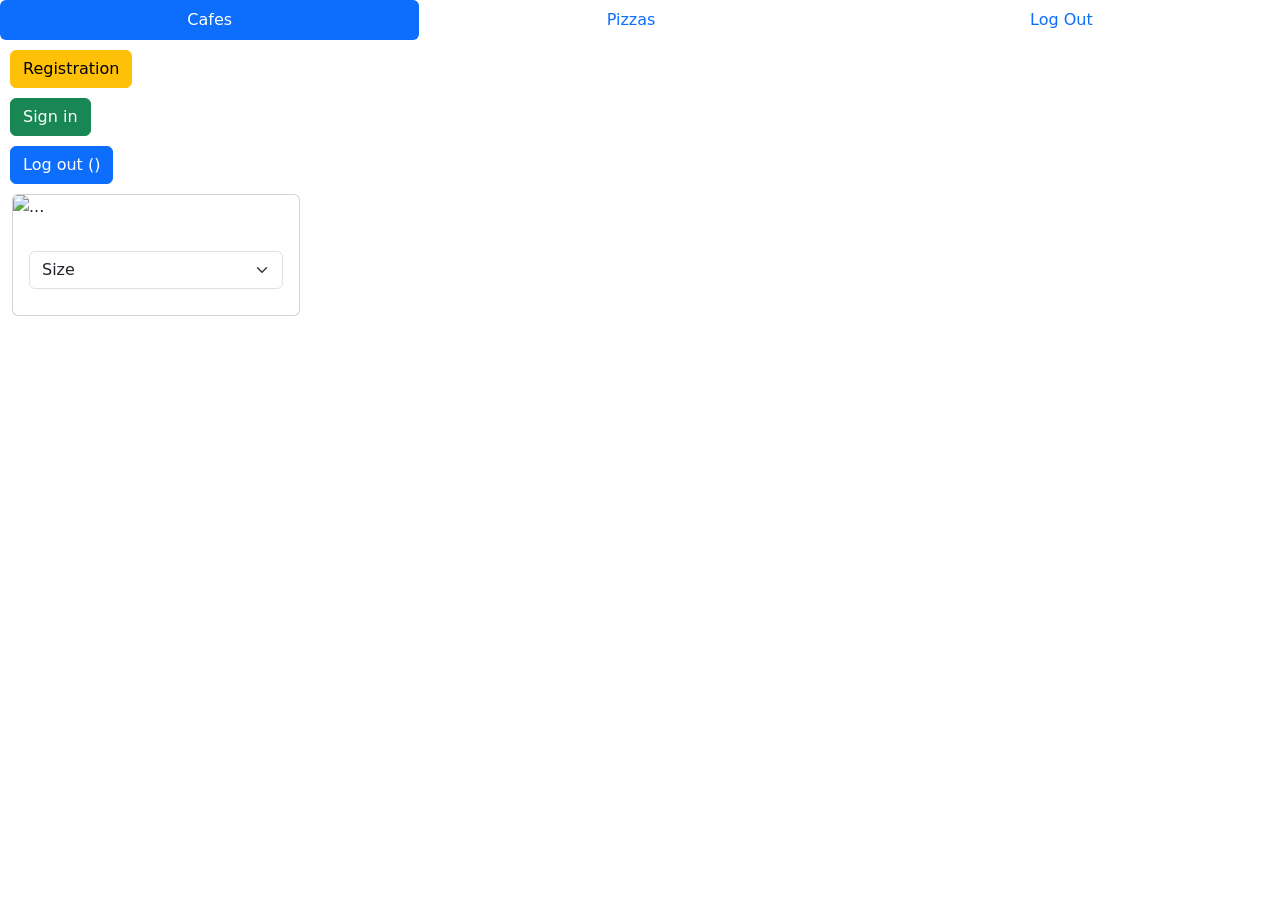
<file: src/main/resources/templates/index.html>
<!DOCTYPE html>
<html xmlns="http://www.w3.org/1999/xhtml" lang="en" xml:lang="en"
      xmlns:th="http://www.thymeleaf.org"
      xmlns:sec="http://www.thymeleaf.org/extras/spring-security">

<head>
    <title>Pizza Main</title>
    <meta charset="utf-8">
    <meta name="viewport" content="width=device-width, initial-scale=1">
    <link href="https://cdn.jsdelivr.net/npm/bootstrap@5.2.3/dist/css/bootstrap.min.css" rel="stylesheet"
          integrity="sha384-rbsA2VBKQhggwzxH7pPCaAqO46MgnOM80zW1RWuH61DGLwZJEdK2Kadq2F9CUG65" crossorigin="anonymous">
</head>

<body>

<nav sec:authorize="hasRole('ROLE_ADMIN')" class="nav nav-pills nav-fill">
    <a class="nav-link active" aria-current="page" th:href="@{/cafes}">Cafes</a>
    <a class="nav-link" th:href="@{/pizzas}">Pizzas</a>
    <a class="nav-link" th:href="@{/logout}">Log Out</a>
</nav>

<div>
<button type="button" class="btn btn-warning" th:onclick="|location.href='@{registration}'|" style="margin-left:10px; margin-top: 10px">
    Registration
</button>
</div>

<div>
<button type="button" class="btn btn-success" th:onclick="|location.href='@{login}'|" style="margin-left:10px; margin-top: 10px">
    Sign in
</button>
</div>

<!--<div sec:authorize="hasAnyRole('ROLE_USER', 'ROLE_ADMIN')">-->
<div sec:authorize="isAuthenticated()">
    <button type="button" class="btn btn-primary" th:onclick="|location.href='@{logout}'|" style="margin-left:10px; margin-top: 10px">
        Log out (<span sec:authentication="name"></span>)
    </button>
</div>

<div class="row" style="justify-content: space-around; margin: auto; margin-top: 10px">
    <div th:each="pizza : ${menu}" class="col">
        <div class="card" style="max-width: 18rem;">
            <img th:src="@{'/image/' + ${pizza.picture}}" class="card-img-top" alt="...">
            <div class="card-body">
                <h5 th:text="${pizza.name}" class="card-title"></h5>
                <p th:text="${pizza.ingredients}" class="card-text"></p>
                <select class="form-select" aria-label="Default select example">
                    <option selected>Size</option>
                    <option value="1">Small</option>
                    <option value="2">Medium</option>
                    <option value="3">Big</option>
                </select>
                <p th:text="${pizza.price} + ' Euro'" class="card-text" style="font-weight: bold; margin-top: 10px"></p>
            </div>
        </div>
    </div>
</div>

<script src="https://cdn.jsdelivr.net/npm/bootstrap@5.2.3/dist/js/bootstrap.bundle.min.js"
        integrity="sha384-kenU1KFdBIe4zVF0s0G1M5b4hcpxyD9F7jL+jjXkk+Q2h455rYXK/7HAuoJl+0I4"
        crossorigin="anonymous"></script>
</body>

</html>
</file>
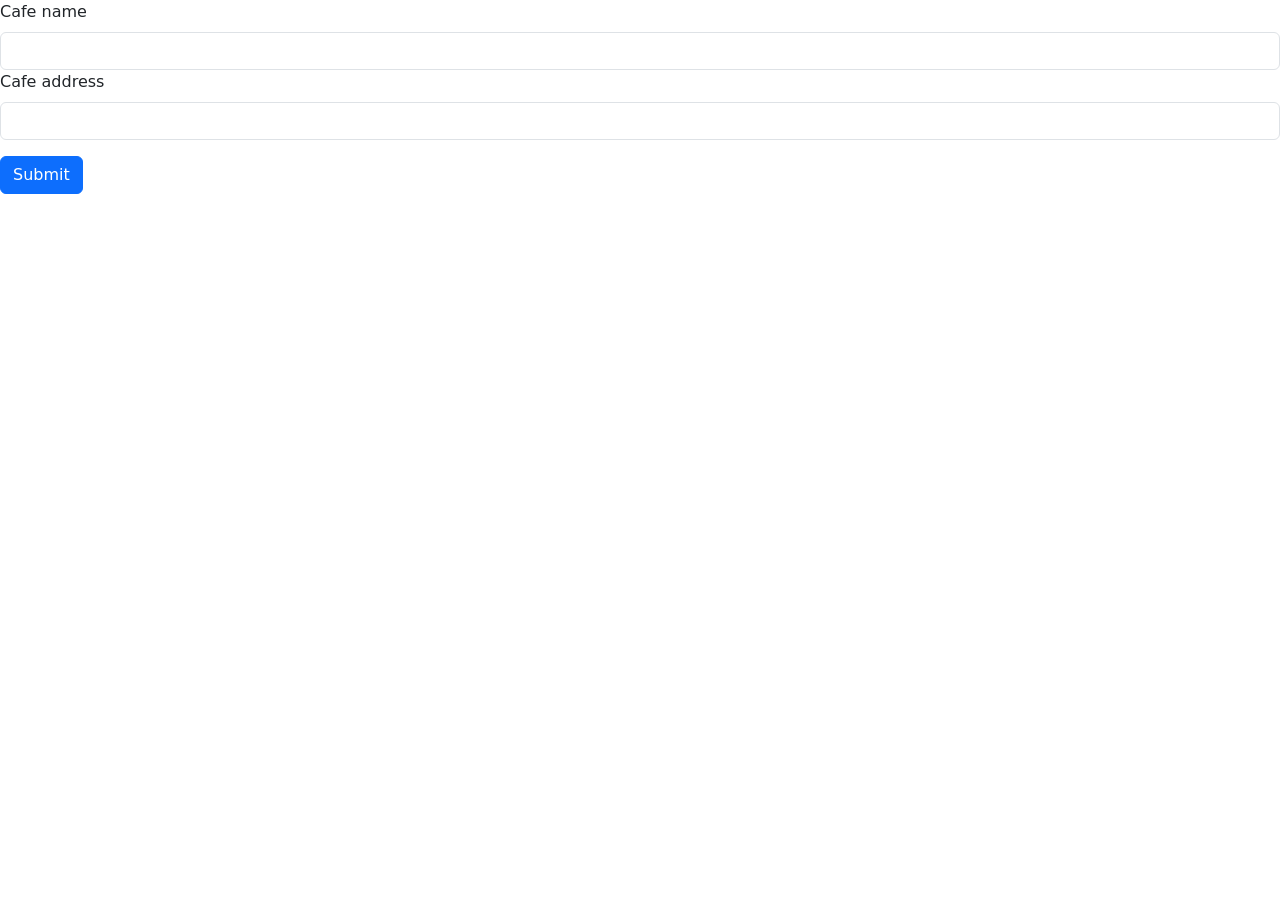
<file: src/main/resources/templates/cafe.html>
<!doctype html>
<html xmlns="http://www.w3.org/1999/xhtml"
      xmlns:th="http://www.thymeleaf.org">
<head>
    <meta charset="utf-8">
    <meta name="viewport" content="width=device-width, initial-scale=1">
    <title>Cafe</title>
    <link href="https://cdn.jsdelivr.net/npm/bootstrap@5.2.3/dist/css/bootstrap.min.css" rel="stylesheet"
          integrity="sha384-rbsA2VBKQhggwzxH7pPCaAqO46MgnOM80zW1RWuH61DGLwZJEdK2Kadq2F9CUG65" crossorigin="anonymous">
</head>
<body>
<form th:action="@{/addCafe}" method="post" th:object="${cafe}">
    <input type="text" id="inputId" th:field="*{id}" hidden="true">
    <div class="mb-3">
        <label for="inputName" class="form-label">Cafe name</label>
        <input type="text" class="form-control" id="inputName" th:field="*{name}">
        <label for="inputAddress" class="form-label">Cafe address</label>
        <input type="text" class="form-control" id="inputAddress" th:field="*{address}">
    </div>
    <button type="submit" class="btn btn-primary">Submit</button>
</form>
<script src="https://cdn.jsdelivr.net/npm/bootstrap@5.2.3/dist/js/bootstrap.bundle.min.js"
        integrity="sha384-kenU1KFdBIe4zVF0s0G1M5b4hcpxyD9F7jL+jjXkk+Q2h455rYXK/7HAuoJl+0I4"
        crossorigin="anonymous"></script>
</body>
</html>
</file>
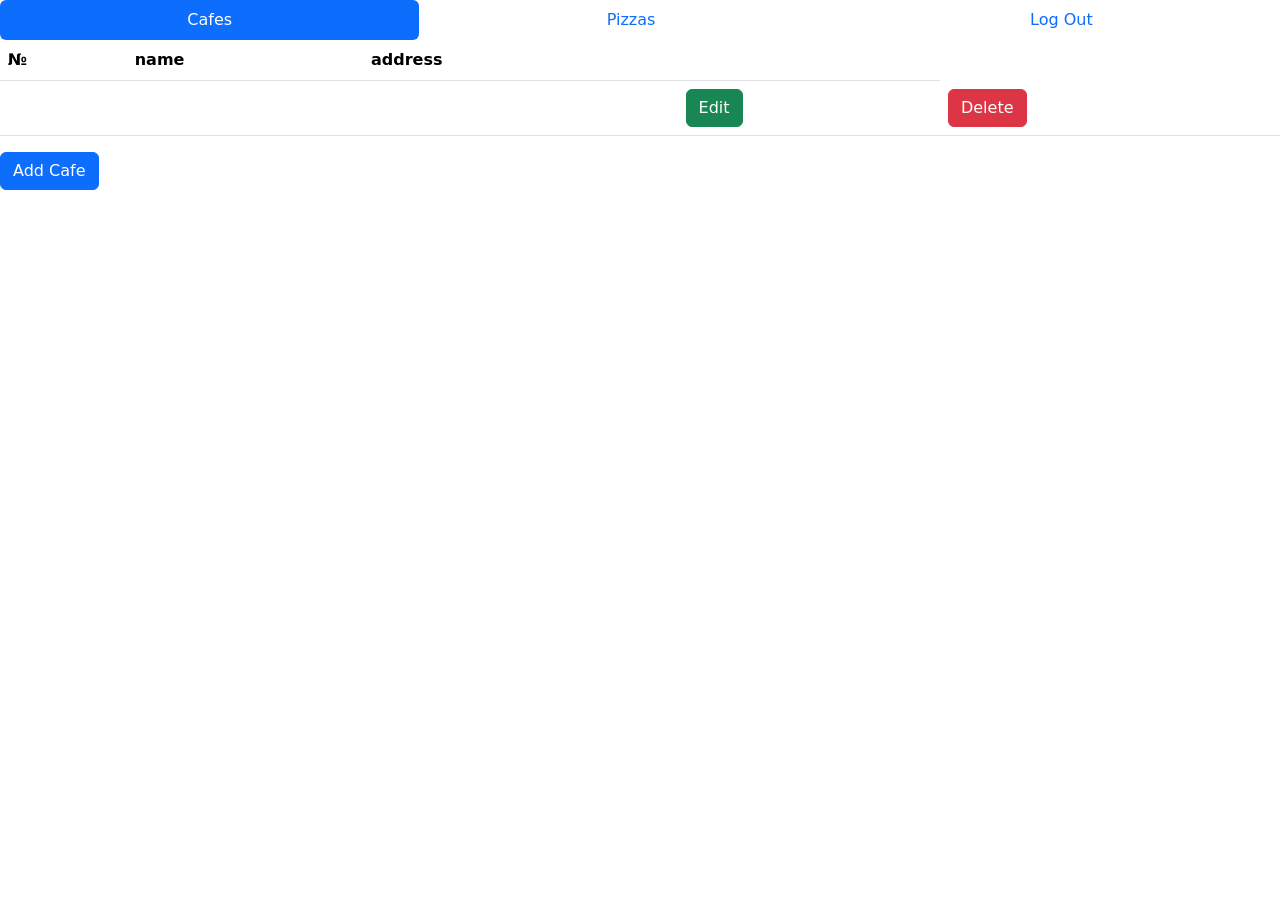
<file: src/main/resources/templates/cafes.html>
<!DOCTYPE html>
<html xmlns="http://www.w3.org/1999/xhtml" lang="en" xml:lang="en"
      xmlns:th="https://www.thymeleaf.org">
<head>
    <meta charset="utf-8">
    <meta name="viewport" content="width=device-width, initial-scale=1">
    <title>Cafes</title>
    <link href="https://cdn.jsdelivr.net/npm/bootstrap@5.3.0-alpha1/dist/css/bootstrap.min.css"
          rel="stylesheet" integrity="sha384-GLhlTQ8iRABdZLl6O3oVMWSktQOp6b7In1Zl3/Jr59b6EGGoI1aFkw7cmDA6j6gD"
          crossorigin="anonymous">
    <script src="https://cdn.jsdelivr.net/npm/bootstrap@5.2.3/dist/js/bootstrap.bundle.min.js"
            integrity="sha384-kenU1KFdBIe4zVF0s0G1M5b4hcpxyD9F7jL+jjXkk+Q2h455rYXK/7HAuoJl+0I4"
            crossorigin="anonymous"></script>
</head>
<body>
<nav class="nav nav-pills nav-fill">
    <a class="nav-link active" aria-current="page" th:href="@{/cafes}">Cafes</a>
    <a class="nav-link" th:href="@{/pizzas}">Pizzas</a>
    <a class="nav-link" th:href="@{/logout}">Log Out</a>
</nav>
<table class="table">
    <thead>
    <tr>
        <th scope="col">№</th>
        <th scope="col">name</th>
        <th scope="col">address</th>
        <th scope="col"></th>
    </tr>
    </thead>
    <tbody>
    <tr th:each="cafe, iter : ${getCafes}">
        <td th:text="${iter.index+1}">
        <th scope="row" th:text="${cafe.name}">
        <td th:text="${cafe.address}">
        <td>
            <button type="button" class="btn btn-success"
                    th:onclick="|location.href='@{'/editCafe/' + ${cafe.id}}'|">Edit
            </button>
        </td>
        <td>
            <button type="button" class="btn btn-danger" data-bs-toggle="modal"
                    th:attr="data-bs-target='#cafeDeleteModal'+${cafe.id}">
                Delete
            </button>

            <div class="modal fade" th:attr="id='cafeDeleteModal'+${cafe.id}" data-bs-backdrop="static" data-bs-keyboard="false" tabindex="-1"
                 aria-labelledby="staticBackdropLabel" aria-hidden="true">
                <div class="modal-dialog">
                    <div class="modal-content">
                        <div class="modal-header">
                            <h1 class="modal-title fs-5" id="staticBackdropLabel">Confirmation</h1>
                            <button type="button" class="btn-close" data-bs-dismiss="modal" aria-label="Close"></button>
                        </div>
                        <div class="modal-body">
                            Please confirm deleting cafe
                        </div>
                        <div class="modal-footer">
                            <button type="button" class="btn btn-secondary" data-bs-dismiss="modal">Close</button>
                            <button type="button" class="btn btn-primary"
                                    th:onclick="|location.href='@{'/deleteCafe/' + ${cafe.id}}'|">Delete
                            </button>
                        </div>
                    </div>
                </div>
            </div>

        </td>
    </tr>
    </tbody>
</table>
<button type="button" class="btn btn-primary" th:onclick="|location.href='/addCafe';|">Add Cafe</button>

</body>
</html>
</file>
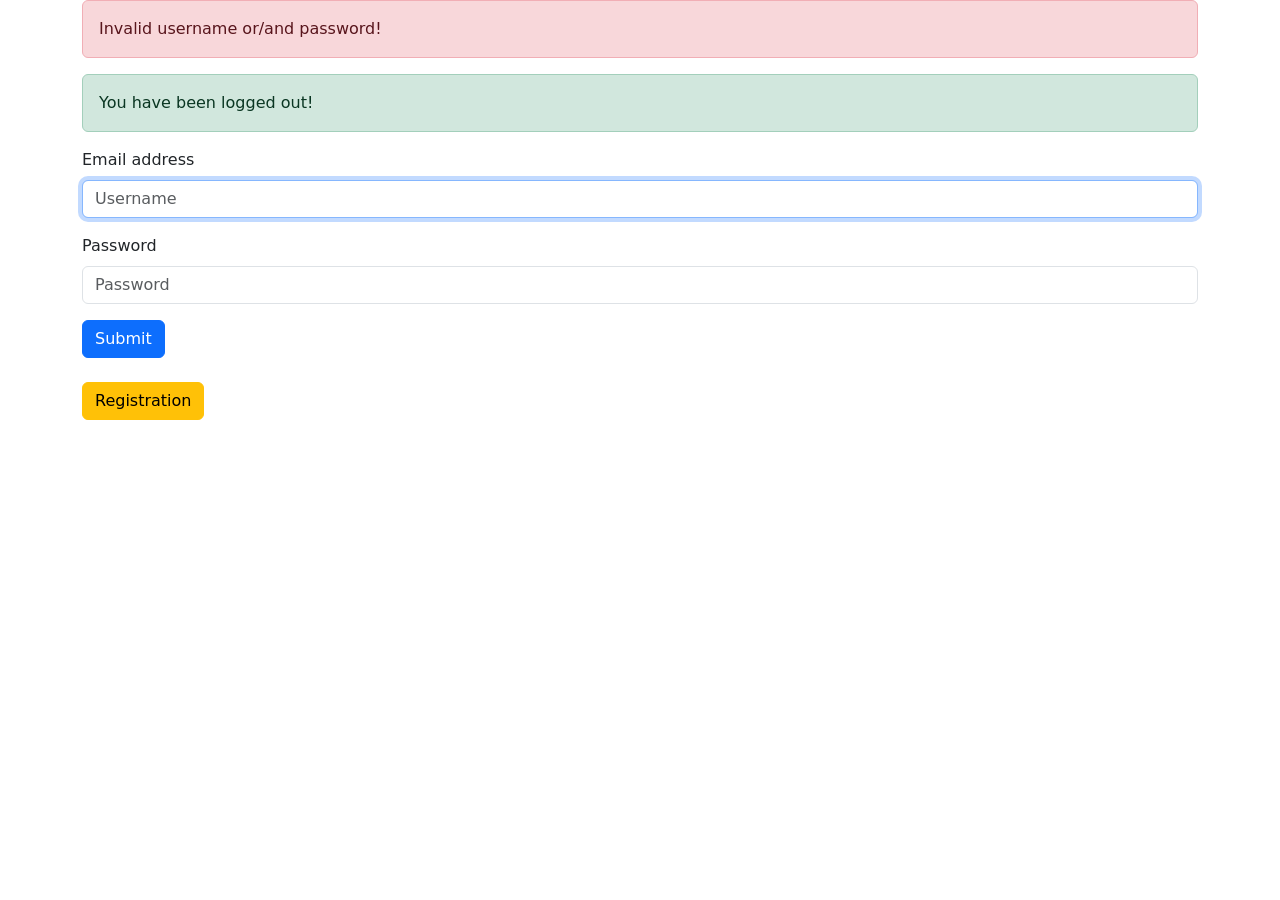
<file: src/main/resources/templates/login.html>
<!DOCTYPE html>

<html xmlns="http://www.w3.org/1999/xhtml" lang="en" xml:lang="en"
      xmlns:th="http://www.thymeleaf.org">

<head>
    <title>Login</title>
    <meta charset="utf-8">
    <meta name="viewport" content="width=device-width, initial-scale=1">
    <link href="https://cdn.jsdelivr.net/npm/bootstrap@5.2.3/dist/css/bootstrap.min.css" rel="stylesheet"
          integrity="sha384-rbsA2VBKQhggwzxH7pPCaAqO46MgnOM80zW1RWuH61DGLwZJEdK2Kadq2F9CUG65" crossorigin="anonymous">
    <script src="https://cdn.jsdelivr.net/npm/bootstrap@5.2.3/dist/js/bootstrap.bundle.min.js" integrity="sha384-kenU1KFdBIe4zVF0s0G1M5b4hcpxyD9F7jL+jjXkk+Q2h455rYXK/7HAuoJl+0I4" crossorigin="anonymous"></script>
</head>

<body>

<div class="container">

    <div class="alert alert-danger" role="alert" th:if="${param.error}">
        Invalid username or/and password!
    </div>

    <div class="alert alert-success" role="alert" th:if="${param.logout}">
        You have been logged out!
    </div>

<form th:action="@{/login}" method="post">

    <div class="mb-3">
        <label for="username" class="form-label">Email address</label>
        <input type="email" class="form-control" id="username" name="username" aria-describedby="emailHelp"
        placeholder="Username" required autofocus>
    </div>

    <div class="mb-3">
        <label for="password" class="form-label">Password</label>
        <input type="password" class="form-control" id="password" name="password"
        placeholder="Password" required>
    </div>

    <button type="submit" class="btn btn-primary" id="login">Submit</button>

    <br>
    <br>

    <div>
        <button type="button" class="btn btn-warning" th:onclick="|location.href='@{registration}'|">
            Registration
        </button>
    </div>

<!--    <input-->
<!--            type="hidden"-->
<!--            th:name="${_csrf.parameterName}"-->
<!--            th:value="${_csrf.token}" />-->

</form>

</div>

</body>

</html>
</file>
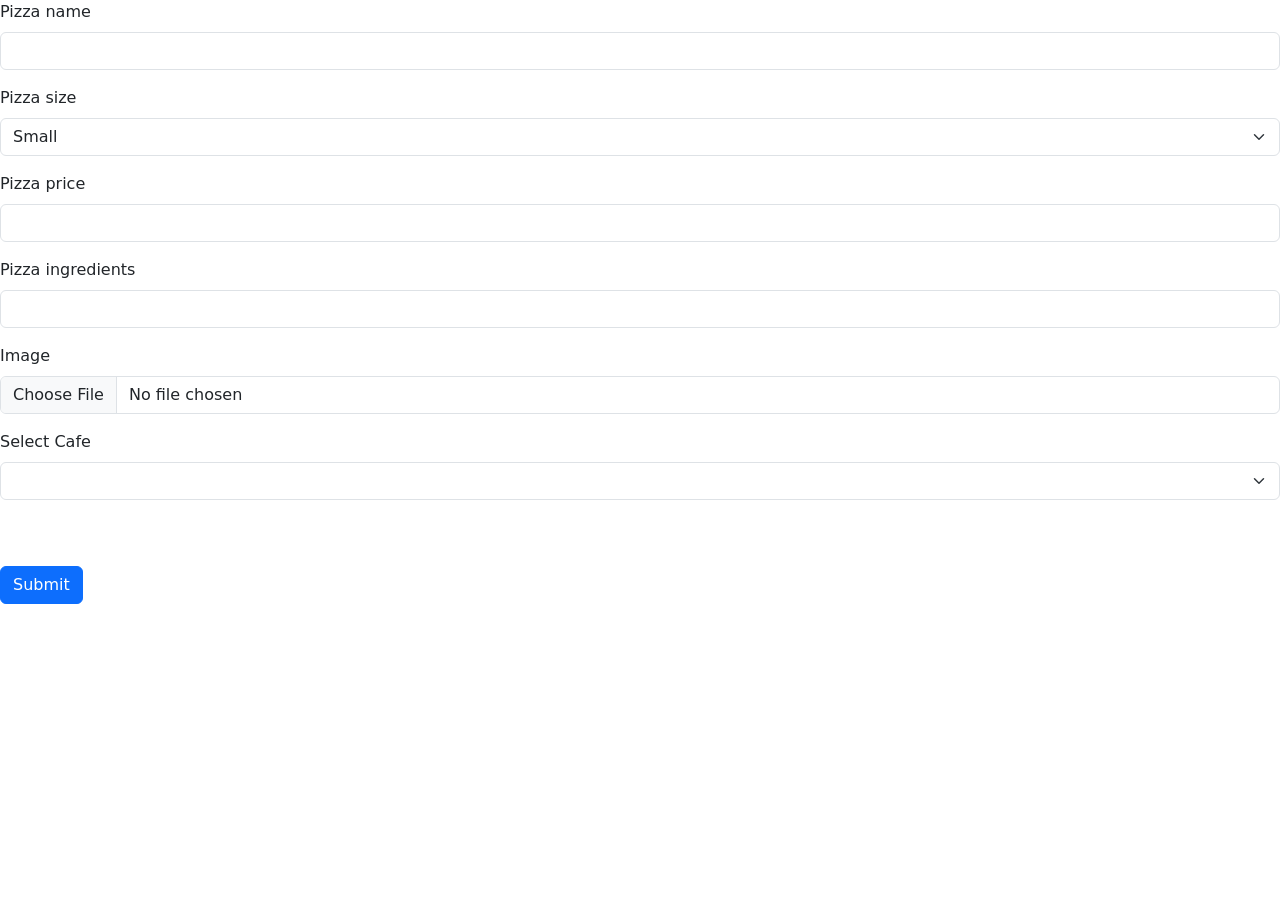
<file: src/main/resources/templates/pizza.html>
<!doctype html>
<html xmlns="http://www.w3.org/1999/xhtml"
      xmlns:th="http://www.thymeleaf.org">
<head>
    <meta charset="utf-8">
    <meta name="viewport" content="width=device-width, initial-scale=1">
    <title>Pizza</title>
    <link href="https://cdn.jsdelivr.net/npm/bootstrap@5.2.3/dist/css/bootstrap.min.css" rel="stylesheet"
          integrity="sha384-rbsA2VBKQhggwzxH7pPCaAqO46MgnOM80zW1RWuH61DGLwZJEdK2Kadq2F9CUG65" crossorigin="anonymous">
</head>
<body>
<form th:action="@{/addPizza}" method="post" enctype="multipart/form-data" th:object="${pizza}">
    <input type="text" id="inputId" th:field="*{id}" hidden="true">
    <div class="mb-3">
        <label for="inputName" class="form-label">Pizza name</label>
        <input type="text" class="form-control" id="inputName" th:field="*{name}">
    </div>
    <div class="mb-3">
        <label for="select" class="form-label">Pizza size</label>
        <select class="form-select" id="select" th:field="*{size}">
            <option value="small">Small</option>
            <option value="medium">Medium</option>
            <option value="big">Big</option>
        </select>
    </div>
    <div class="mb-3">
            <label for="inputPrice" class="form-label">Pizza price</label>
            <input type="text" class="form-control" id="inputPrice" th:field="*{price}">
    </div>
    <div class="mb-3">
        <label for="inputIngredients" class="form-label">Pizza ingredients</label>
        <input type="text" class="form-control" id="inputIngredients" th:field="*{ingredients}">
    </div>
    <div class="mb-3">
        <label for="image" class="form-label">Image</label>
        <input class="form-control" type="file" id="image" name="image">
    </div>
<!--    <div class="mb-3">-->
<!--        <label for="dataBaseImage" class="form-label">Current image</label>-->
<!--        <a id="dataBaseImage" th:href="@{'/image/' + ${pizza.picture}}"-->
<!--               th:text="${pizza.picture}" target="_blank"/>-->
<!--    </div>-->
    <div class="mb-3">
        <label for="selectCafe" class="form-label">Select Cafe</label>
        <select class="form-select" id="selectCafe" th:field="*{cafe}">
            <option th:each="cafe : ${cafes}" th:value="${cafe.id}" th:text="${cafe.name}"/>
        </select>
    </div>
    <button style="margin-top:50px" type="submit" class="btn btn-primary">Submit</button>
</form>
<script src="https://cdn.jsdelivr.net/npm/bootstrap@5.2.3/dist/js/bootstrap.bundle.min.js"
        integrity="sha384-kenU1KFdBIe4zVF0s0G1M5b4hcpxyD9F7jL+jjXkk+Q2h455rYXK/7HAuoJl+0I4"
        crossorigin="anonymous"></script>
</body>
</html>
</file>
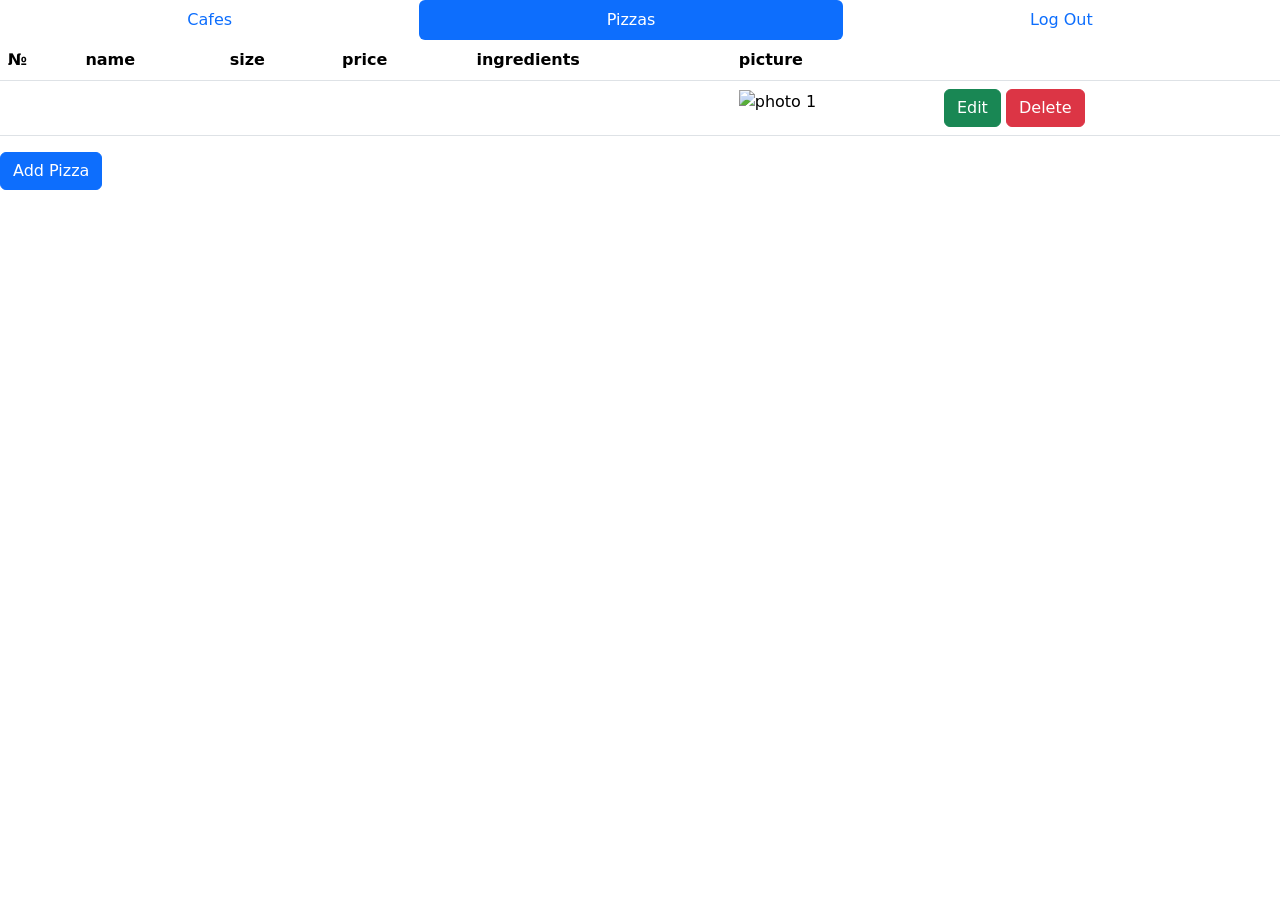
<file: src/main/resources/templates/pizzas.html>
<!DOCTYPE html>
<html xmlns="http://www.w3.org/1999/xhtml" lang="en" xml:lang="en"
      xmlns:th="https://www.thymeleaf.org">
<head>
    <meta charset="utf-8">
    <meta name="viewport" content="width=device-width, initial-scale=1">
    <title>Pizzas</title>
    <link href="https://cdn.jsdelivr.net/npm/bootstrap@5.3.0-alpha1/dist/css/bootstrap.min.css"
          rel="stylesheet" integrity="sha384-GLhlTQ8iRABdZLl6O3oVMWSktQOp6b7In1Zl3/Jr59b6EGGoI1aFkw7cmDA6j6gD"
          crossorigin="anonymous">
</head>
<body>
<nav class="nav nav-pills nav-fill">
    <a class="nav-link" aria-current="page" th:href="@{/cafes}">Cafes</a>
    <a class="nav-link active" th:href="@{/pizzas}">Pizzas</a>
    <a class="nav-link" th:href="@{/logout}">Log Out</a>
</nav>
<table class="table">
    <thead>
    <tr>
        <th scope="col">№</th>
        <th scope="col">name</th>
        <th scope="col">size</th>
        <th scope="col">price</th>
        <th scope="col">ingredients</th>
        <th scope="col">picture</th>
        <th scope="col"></th>
    </tr>
    </thead>
    <tbody>
    <tr th:each="pizza, iter : ${getPizzas}">
        <td th:text="${iter.index+1}">
        <th scope="row" th:text="${pizza.name}">
        <td th:text="${pizza.size}">
        <td th:text="${pizza.price}">
        <td th:text="${pizza.ingredients}">
        <td>
            <img th:src="@{'/image/' + ${pizza.picture}}" alt="photo 1">
        </td>
        <td>
            <button type="button" class="btn btn-success"
                    th:onclick="|location.href='@{'/editPizza/' + ${pizza.id}}'|">Edit
            </button>
            <button type="button" class="btn btn-danger"
                    th:onclick="|location.href='@{'/deletePizza/' + ${pizza.id}}'|">Delete
            </button>
        </td>
    </tr>
    </tbody>
</table>
<button type="button" class="btn btn-primary" th:onclick="|location.href='/addPizza';|">Add Pizza</button>
<br><br>
</body>
</html>
</file>
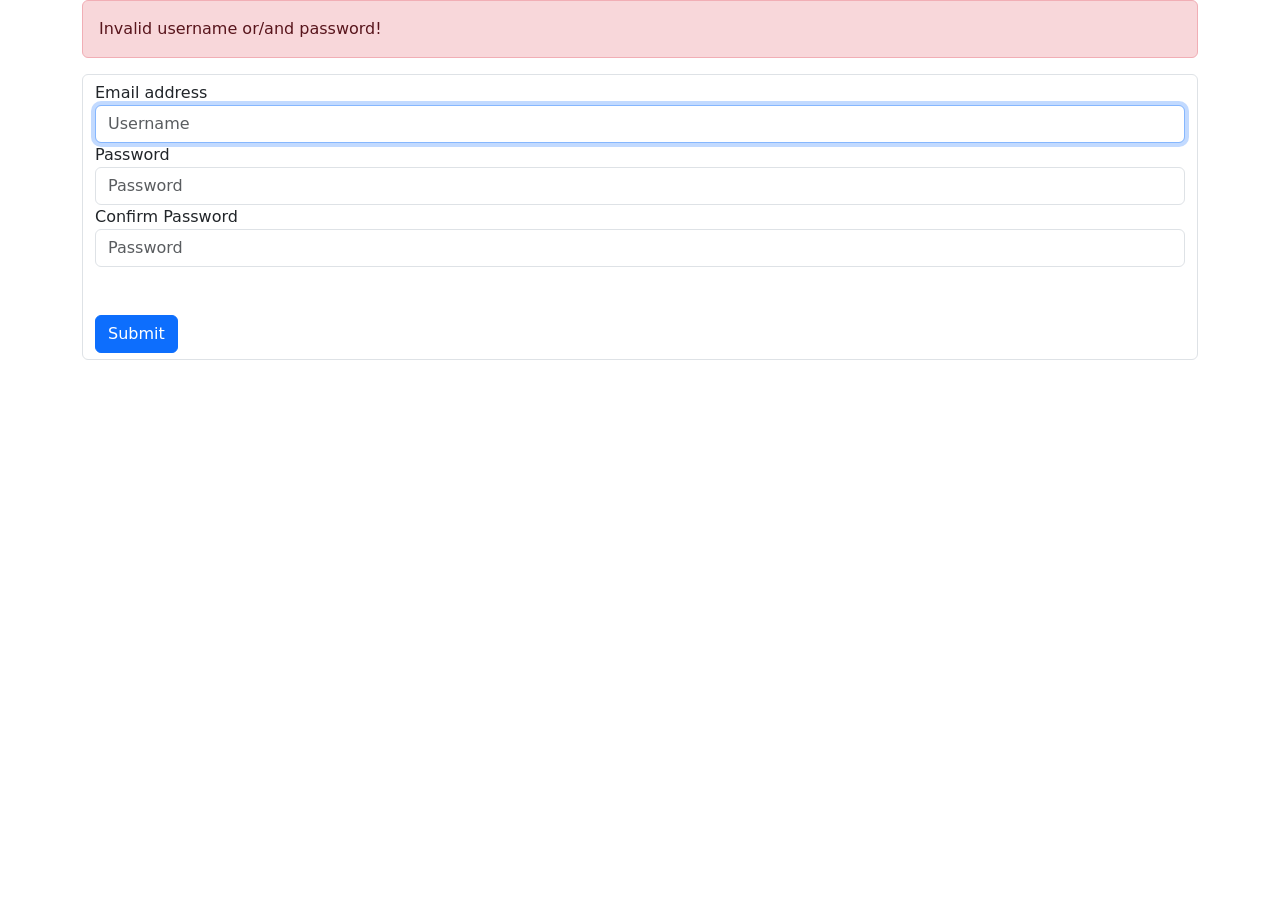
<file: src/main/resources/templates/registration.html>
<!DOCTYPE html>

<html xmlns="http://www.w3.org/1999/xhtml" lang="en" xml:lang="en"
      xmlns:th="http://www.thymeleaf.org">

<head>
    <title>Registration</title>
    <meta charset="utf-8">
    <meta name="viewport" content="width=device-width, initial-scale=1">
    <link href="https://cdn.jsdelivr.net/npm/bootstrap@5.2.3/dist/css/bootstrap.min.css" rel="stylesheet"
          integrity="sha384-rbsA2VBKQhggwzxH7pPCaAqO46MgnOM80zW1RWuH61DGLwZJEdK2Kadq2F9CUG65" crossorigin="anonymous">
    <script src="https://cdn.jsdelivr.net/npm/bootstrap@5.2.3/dist/js/bootstrap.bundle.min.js" integrity="sha384-kenU1KFdBIe4zVF0s0G1M5b4hcpxyD9F7jL+jjXkk+Q2h455rYXK/7HAuoJl+0I4" crossorigin="anonymous"></script>
    <script src="https://www.google.com/recaptcha/api.js"></script>
</head>

<body>

<div class="container">

    <div class="alert alert-danger" role="alert" th:if="${param.error}">
        Invalid username or/and password!
    </div>

    <form class="form-control" th:action="@{/registration}" method="post" th:object="${user}">

            <label for="username" class="sr-only">Email address</label>
            <input type="email" class="form-control" id="username" name="username" aria-describedby="emailHelp"
                   placeholder="Username" th:field="*{email}" required autofocus>

            <label for="password" class="sr-only">Password</label>
            <input type="password" class="form-control" id="password" name="password"
                   placeholder="Password" th:field="*{password}"
                   th:classappend="${#fields.hasErrors('password')} ? is-invalid : ''" required>

        <div id="validationServer03Feedback" class="invalid-feedback"
             th:if="${#fields.hasErrors('password')}" th:errors="*{password}">
        </div>

            <label for="confirmPassword" class="sr-only">Confirm Password</label>
            <input type="password" class="form-control" id="confirmPassword" name="confirmPassword"
                   placeholder="Password" th:field="*{confirmPassword}"
                   th:classappend="${#fields.hasErrors('confirmPassword')} ? is-invalid : ''" required>

        <div class="g-recaptcha col-sm-5" th:attr="data-sitekey=${@captchaSettings.getSite()}"></div><br><br>
        <span id="captchaError" class="alert alert-danger col-sm-4"
              style="display:none"></span>

        <button type="submit" class="btn btn-primary" id="login">Submit</button>

    </form>

</div>

</body>

</html>
</file>
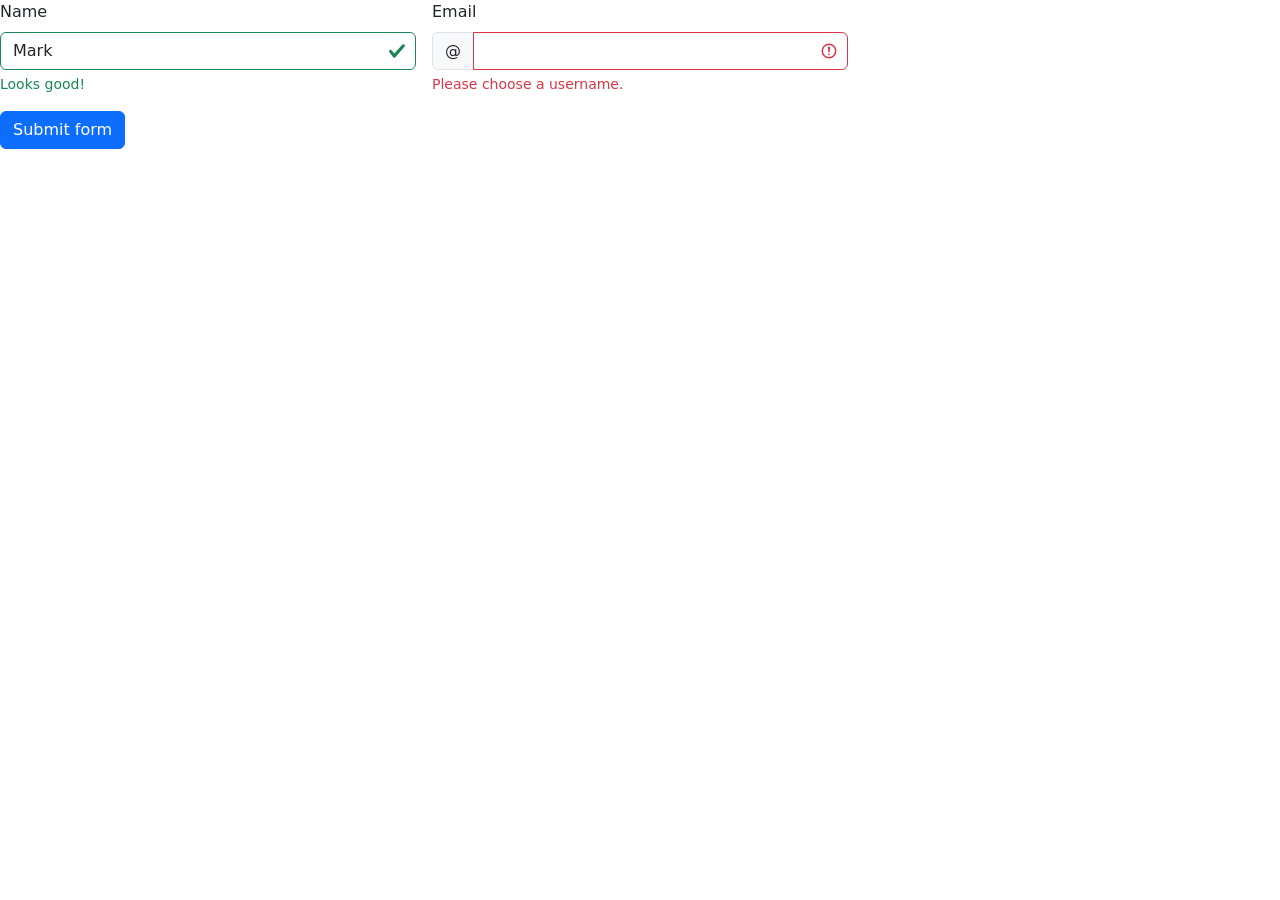
<file: src/main/resources/templates/user.html>
<!DOCTYPE html>
<html xmlns="http://www.w3.org/1999/xhtml" lang="en" xml:lang="en"
      xmlns:th="http://www.thymeleaf.org">

<head>
    <title>User Registration form</title>
    <meta charset="utf-8">
    <meta name="viewport" content="width=device-width, initial-scale=1">
    <link href="https://cdn.jsdelivr.net/npm/bootstrap@5.2.3/dist/css/bootstrap.min.css" rel="stylesheet"
          integrity="sha384-rbsA2VBKQhggwzxH7pPCaAqO46MgnOM80zW1RWuH61DGLwZJEdK2Kadq2F9CUG65" crossorigin="anonymous">
</head>

<body>

<form class="row g-3">

    <div class="col-md-4">
        <label for="validationServer01" class="form-label">Name</label>
        <input type="text" class="form-control is-valid" id="validationServer01" value="Mark" required>
        <div class="valid-feedback">
            Looks good!
        </div>
    </div>

    <div class="col-md-4">
        <label for="validationServerUsername" class="form-label">Email</label>
        <div class="input-group has-validation">
            <span class="input-group-text" id="inputGroupPrepend3">@</span>
            <input type="text" class="form-control is-invalid" id="validationServerUsername" aria-describedby="inputGroupPrepend3 validationServerUsernameFeedback" required>
            <div id="validationServerUsernameFeedback" class="invalid-feedback">
                Please choose a username.
            </div>
        </div>
    </div>

    <div class="col-12">
        <button class="btn btn-primary" type="submit">Submit form</button>
    </div>
</form>

<script src="https://cdn.jsdelivr.net/npm/bootstrap@5.2.3/dist/js/bootstrap.bundle.min.js"
        integrity="sha384-kenU1KFdBIe4zVF0s0G1M5b4hcpxyD9F7jL+jjXkk+Q2h455rYXK/7HAuoJl+0I4"
        crossorigin="anonymous"></script>
</body>

</html>
</file>
